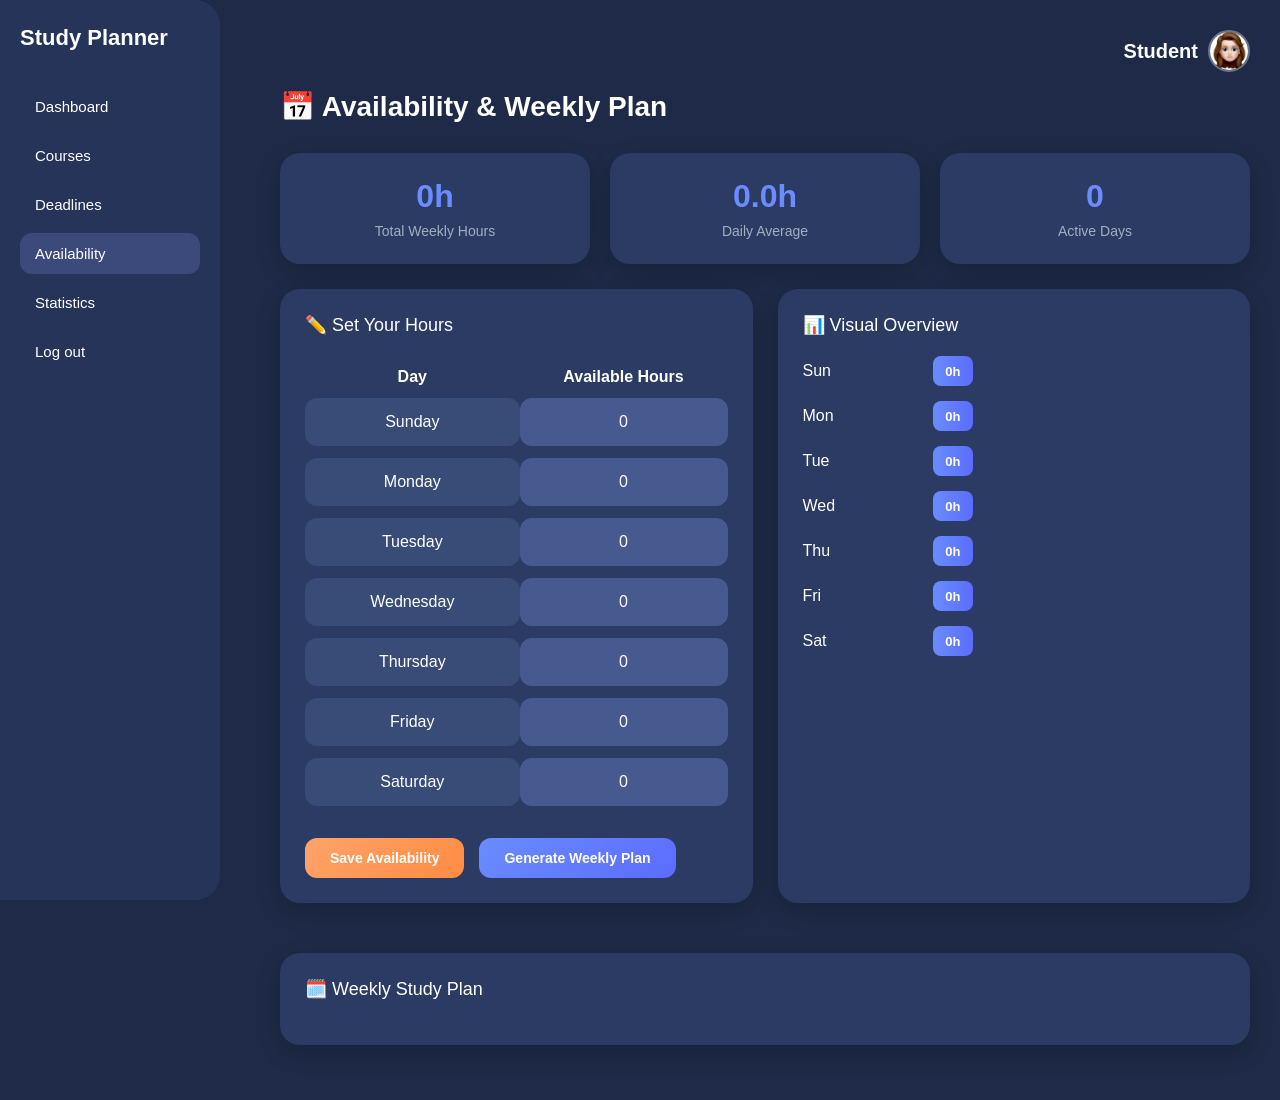
<file: availability.html>
<!DOCTYPE html>
<html lang="en">
<head>
<meta charset="UTF-8">
<title>Availability</title>
<link rel="stylesheet" href="style.css">
</head>

<body onload="loadUserProfile(); initMergedAvailabilityPage();">

<div class="sidebar">
  <h2>Study Planner</h2>
  <a href="dashboard.html">Dashboard</a>
  <a href="courses.html">Courses</a>
  <a href="deadlines.html">Deadlines</a>
  <a href="availability.html" class="active">Availability</a>
  <a href="statistics.html">Statistics</a>
  <a href="index.html">Log out</a>
</div>

<div class="main">
  <div class="top-user">
    <span id="userNameDisplay"></span>
    <img id="userAvatar" class="user-avatar" src="female.png" alt="User">
  </div>

  <h1>📅 Availability & Weekly Plan</h1>

  <div id="reminderBox" class="smart-reminder-box" style="
background:#fff3cd;
padding:12px;
border-radius:10px;
margin-bottom:15px;
color:#856404;
font-weight:bold;
display:none;
"></div>

  <div id="sessionNotification" class="smart-session-box" style="
background:#d1ecf1;
padding:12px;
border-radius:10px;
margin-bottom:15px;
color:#0c5460;
font-weight:bold;
display:none;
"></div>

<div class="availability-stats">
    <div class="stat-box">
      <div class="number" id="totalHours">0h</div>
      <div class="label">Total Weekly Hours</div>
    </div>
    <div class="stat-box">
      <div class="number" id="avgHours">0h</div>
      <div class="label">Daily Average</div>
    </div>
    <div class="stat-box">
      <div class="number" id="activeDays">0</div>
      <div class="label">Active Days</div>
    </div>
  </div>

  <div class="availability-grid">
    <div class="card">
      <h3 class="section-title">✏️ Set Your Hours</h3>
      <table id="availabilityTable">
        <tr>
          <th>Day</th>
          <th>Available Hours</th>
        </tr>
        <tr><td>Sunday</td><td contenteditable="true">0</td></tr>
        <tr><td>Monday</td><td contenteditable="true">0</td></tr>
        <tr><td>Tuesday</td><td contenteditable="true">0</td></tr>
        <tr><td>Wednesday</td><td contenteditable="true">0</td></tr>
        <tr><td>Thursday</td><td contenteditable="true">0</td></tr>
        <tr><td>Friday</td><td contenteditable="true">0</td></tr>
        <tr><td>Saturday</td><td contenteditable="true">0</td></tr>
      </table>

      <div class="availability-actions">
        <button id="saveAvailability">Save Availability</button>
        <button id="generateWeeklyPlanBtn">Generate Weekly Plan</button>
      </div>
    </div>

    <div class="card">
      <h3 class="section-title">📊 Visual Overview</h3>
      <div id="visualBars"></div>
    </div>
  </div>

  <div class="card" id="weeklyPlanCard">
    <h3 class="section-title">🗓️ Weekly Study Plan</h3>
    <div id="weeklyPlan"></div>
  </div>
</div>

<script src="script.js"></script>

<div class="modal-overlay" id="confirmModal">
  <div class="modal-box">
    <p id="modalMessage">Are you sure?</p>
    <div class="modal-buttons">
      <button class="modal-btn-cancel" onclick="closeModal()">Cancel</button>
      <button class="modal-btn-confirm" onclick="confirmAction()">OK</button>
    </div>
  </div>
</div>

</body>
</html>
</file>
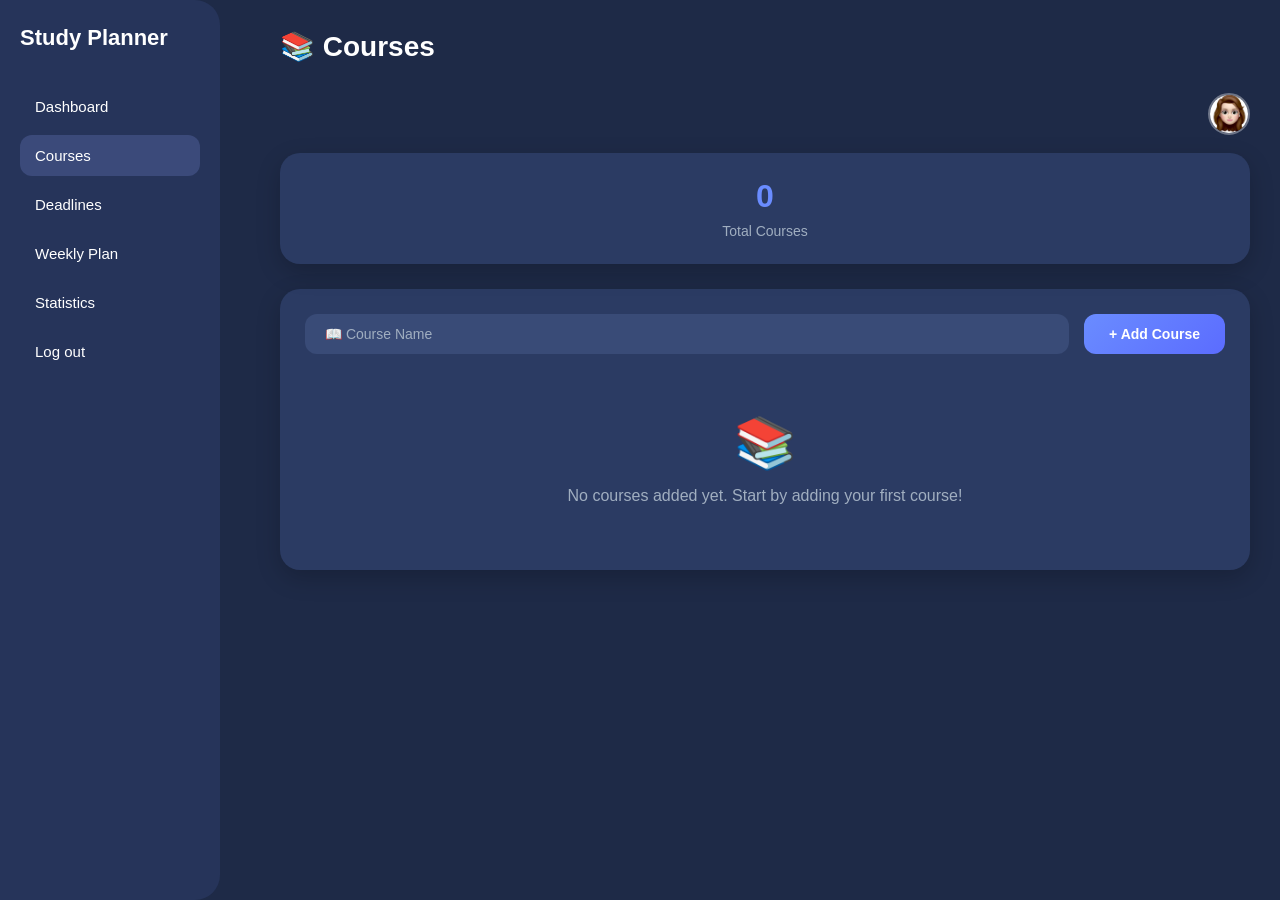
<file: courses.html>
<!DOCTYPE html>
<html lang="en">
<head>
<meta charset="UTF-8">
<title>Courses</title>
<link rel="stylesheet" href="style.css">
</head>

<body onload="loadUserProfile();">

<div class="sidebar">
  <h2>Study Planner</h2>
  <a href="dashboard.html">Dashboard</a>
  <a href="courses.html" class="active">Courses</a>
  <a href="deadlines.html">Deadlines</a>
  <a href="availability.html">Weekly Plan</a>
  <a href="statistics.html">Statistics</a>
  <a href="index.html">Log out</a>
</div>

<div class="main">
  <h1>📚 Courses</h1>
  <div class="top-user">
    <span id="userNameDisplay"></span>
    <img id="userAvatar" class="user-avatar" src="female.png" alt="User">
  </div>

  <div class="course-stats">
    <div class="stat-box">
      <div class="number" id="totalCourses">0</div>
      <div class="label">Total Courses</div>
    </div>
  </div>

  <div class="card">
    <div class="add-form">
      <input type="text" id="courseName" placeholder="📖 Course Name">
      <button onclick="addCourse()">+ Add Course</button>
    </div>

    <table id="table">
      <thead>
        <tr>
          <th>ID</th>
          <th>Course Name</th>
          <th>Actions</th>
        </tr>
      </thead>
      <tbody></tbody>
    </table>

    <div id="emptyMsg" class="empty-hidden">
      <span>📚</span>
      <p>No courses added yet. Start by adding your first course!</p>
    </div>
  </div>
</div>

<script>
let courses = JSON.parse(localStorage.getItem("courses")) || [];
let nextId = courses.length > 0 ? Math.max(...courses.map(c => c.id)) + 1 : 1;

function isDuplicate(name, excludeId = null) {
  return courses.some(c =>
    c.name.toLowerCase() === name.toLowerCase() && c.id !== excludeId
  );
}

function updateStats() {
  document.getElementById("totalCourses").innerText = courses.length;
}

function showToast(message, type = "success") {
  const toast = document.createElement("div");
  toast.className = `toast ${type}`;
  toast.textContent = message;
  document.body.appendChild(toast);
  setTimeout(() => {
    toast.classList.add("show");
  }, 100);
  setTimeout(() => {
    toast.classList.remove("show");
    setTimeout(() => {
      toast.remove();
    }, 300);
  }, 3000);
}

function render() {
  const tbody = document.querySelector("#table tbody");
  tbody.innerHTML = "";

  if (courses.length === 0) {
    document.getElementById("emptyMsg").style.display = "block";
    document.querySelector("#table thead").style.display = "none";
  } else {
    document.getElementById("emptyMsg").style.display = "none";
    document.querySelector("#table thead").style.display = "";
  }

  courses.forEach((c, index) => {
    const row = document.createElement("tr");
    row.innerHTML = `
      <td>${index + 1}</td>
      <td>
        <span class="editable-course" ondblclick="enableEdit(${c.id}, this)">
          ${c.name}
        </span>
      </td>
      <td>
        <button class="btn-delete" onclick="deleteCourse(${c.id})">🗑 Delete</button>
      </td>
    `;
    tbody.appendChild(row);
  });

  updateStats();
}

function addCourse() {
  const name = document.getElementById("courseName").value.trim();

  if (!name) {
    showToast("Please enter a valid course name", "error");
    return;
  }

  if (isDuplicate(name)) {
    showToast("This course already exists!", "error");
    return;
  }

  courses.push({ id: nextId++, name });
  localStorage.setItem("courses", JSON.stringify(courses));
  document.getElementById("courseName").value = "";
  render();
}

function deleteCourse(id) {
  showConfirm("Delete this course?", function() {
    courses = courses.filter(c => c.id !== id);
    localStorage.setItem("courses", JSON.stringify(courses));
    showToast("Course deleted successfully", "success");
    render();
  });
}

function enableEdit(id, element) {
  const course = courses.find(c => c.id === id);
  element.innerHTML = `
    <input
      type="text"
      id="editInput-${id}"
      value="${course.name}"
      class="edit-input"
      onblur="saveCourse(${id})"
      onkeypress="handleKey(event, ${id})"
      autofocus
    >
  `;
}

function handleKey(event, id) {
  if (event.key === "Enter") {
    saveCourse(id);
  }
}

function saveCourse(id) {
  const input = document.getElementById(`editInput-${id}`);
  let newName = input.value.trim();
  const course = courses.find(c => c.id === id);

  if (!newName) {
    showToast("Course name cannot be empty", "error");
    render();
    return;
  }

  if (isDuplicate(newName, id)) {
    showToast("This course already exists!", "error");
    render();
    return;
  }

  course.name = newName;
  localStorage.setItem("courses", JSON.stringify(courses));
  showToast("Course updated successfully", "success");
  render();
}

let modalCallback = null;

function showConfirm(message, callback) {
  document.getElementById("modalMessage").textContent = message;
  document.getElementById("confirmModal").classList.add("active");
  document.getElementById("confirmBtn").onclick = function() {
    closeModal();
    callback();
  };
}

function closeModal() {
  document.getElementById("confirmModal").classList.remove("active");
  modalCallback = null;
}

render();
</script>

<script src="script.js"></script>

<div class="modal-overlay" id="confirmModal">
  <div class="modal-box">
    <p id="modalMessage">Are you sure?</p>
    <div class="modal-buttons">
      <button class="modal-btn-cancel" onclick="closeModal()">Cancel</button>
      <button class="modal-btn-confirm" id="confirmBtn">OK</button>
    </div>
  </div>
</div>

</body>
</html>
</file>
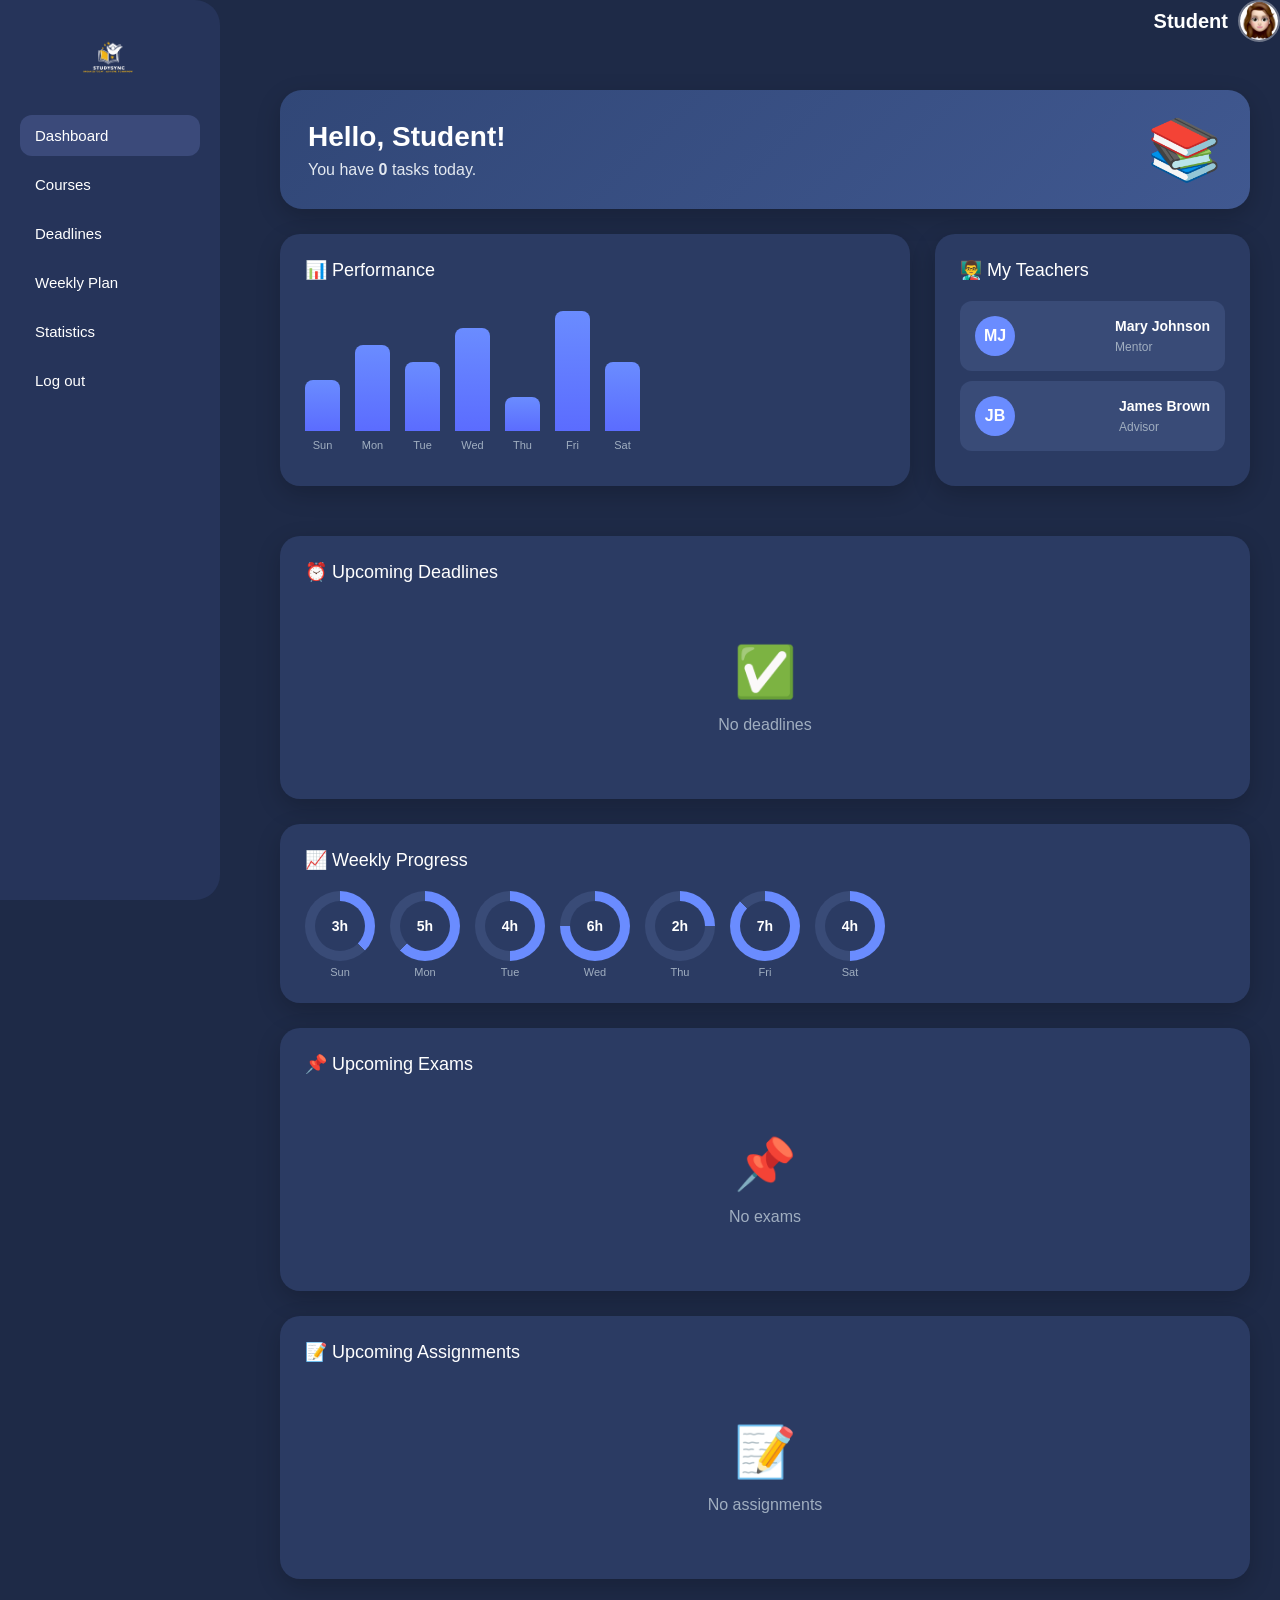
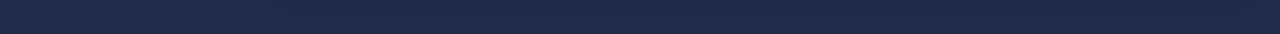
<file: Dashboard.html>
<!DOCTYPE html>
<html lang="en">
<head>
<meta charset="UTF-8">
<title>Dashboard</title>
<link rel="stylesheet" href="style.css">
</head>
<body onload="loadUserProfile()">

<div class="sidebar">
  <div class="brand-logo">
    <img src="dashboard-logo.png" class="brand-img" alt="Logo">
  </div>
  <a href="dashboard.html" class="active">Dashboard</a>
  <a href="courses.html">Courses</a>
  <a href="deadlines.html">Deadlines</a>
  <a href="availability.html">Weekly Plan</a>
  <a href="statistics.html">Statistics</a>
  <a href="index.html">Log out</a>
</div>

<div class="top-user">
  <span id="userNameDisplay"></span>
  <img id="userAvatar" class="user-avatar" src="female.png" alt="User">
</div>

<div class="main">
  <div class="welcome-card">
    <div>
      <h2 id="welcome-user">Hello!</h2>
      <p id="motivational-text">You have <strong id="taskCount">0</strong> tasks today.</p>
    </div>
    <div class="welcome-emoji">📚</div>
  </div>

  <div class="dashboard-grid">
    <div class="card">
      <h3>📊 Performance</h3>
      <div class="performance-bars" id="performanceBars"></div>
    </div>

    <div class="card">
      <h3>👨‍🏫 My Teachers</h3>
      <div class="teacher-item">
        <div class="teacher-avatar">MJ</div>
        <div class="teacher-info">
          <h4>Mary Johnson</h4>
          <span>Mentor</span>
        </div>
      </div>
      <div class="teacher-item">
        <div class="teacher-avatar">JB</div>
        <div class="teacher-info">
          <h4>James Brown</h4>
          <span>Advisor</span>
        </div>
      </div>
    </div>
  </div>

  <div class="card">
    <h3>⏰ Upcoming Deadlines</h3>
    <div id="deadlinesList"></div>
  </div>

  <div class="card">
    <h3>📈 Weekly Progress</h3>
    <div class="visit-circles" id="visitCircles"></div>
  </div>

  <div class="card">
    <h3>📌 Upcoming Exams</h3>
    <div id="upcomingExams"></div>
  </div>

  <div class="card">
    <h3>📝 Upcoming Assignments</h3>
    <div id="upcomingAssignments"></div>
  </div>
</div>

<script>
  function loadUserProfile(){

  const username = localStorage.getItem("loggedInUser");

  if(!username){
    window.location.href = "index.html";
    return;
  }

  document.getElementById("welcome-user").textContent = `Hello, ${username}!`;
  document.getElementById("userNameDisplay").textContent = username;
}

/* LOGOUT */
function logout(){
  localStorage.removeItem("loggedInUser");
  window.location.href = "index.html";
}

/* DATA */
const courses = JSON.parse(localStorage.getItem("courses")) || [];
const deadlines = JSON.parse(localStorage.getItem("deadlines")) || [];
const stats = JSON.parse(localStorage.getItem("stats")) || [];

function renderDeadlines() {
  const container = document.getElementById("deadlinesList");
  if (!container) return;
  if (deadlines.length === 0) {
    container.innerHTML = `<div class="empty-state"><span>✅</span><p>No deadlines</p></div>`;
    return;
  }
  const sorted = [...deadlines].sort((a, b) => new Date(a.date) - new Date(b.date)).slice(0, 3);
  container.innerHTML = sorted.map(d => {
    const today = new Date();
    today.setHours(0, 0, 0, 0);
    const due = new Date(d.date);
    const days = Math.ceil((due - today) / (1000 * 60 * 60 * 24));
    let urgencyClass = 'normal';
    if (days <= 3) urgencyClass = 'urgent';
    else if (days <= 7) urgencyClass = 'soon';
    return `
      <div class="deadline-item">
        <div class="deadline-info">
          <h4>${d.name}</h4>
          <span>${d.course}</span>
        </div>
        <span class="days-left ${urgencyClass}">${Math.max(days, 0)}d</span>
      </div>`;
  }).join('');
  const taskCount = document.getElementById("taskCount");
  if (taskCount) taskCount.innerText = deadlines.length;
}

function renderUpcomingAssignments() {
  const container = document.getElementById("upcomingAssignments");
  if (!container) return;
  const assignments = deadlines.filter(d => d.type === "Assignment");
  if (assignments.length === 0) {
    container.innerHTML = `<div class="empty-state"><span>📝</span><p>No assignments</p></div>`;
    return;
  }
  const sorted = [...assignments].sort((a, b) => new Date(a.date) - new Date(b.date)).slice(0, 3);
  container.innerHTML = sorted.map(d => {
    const today = new Date();
    today.setHours(0, 0, 0, 0);
    const days = Math.ceil((new Date(d.date) - today) / (1000 * 60 * 60 * 24));
    let urgencyClass = days <= 3 ? 'urgent' : days <= 7 ? 'soon' : 'normal';
    return `
      <div class="deadline-item">
        <div class="deadline-info">
          <h4>${d.name}</h4>
          <span>${d.course}</span>
        </div>
        <span class="days-left ${urgencyClass}">${Math.max(days, 0)}d</span>
      </div>`;
  }).join('');
}

function renderUpcomingExams() {
  const container = document.getElementById("upcomingExams");
  if (!container) return;
  const exams = deadlines.filter(d => d.type === "Exam");
  if (exams.length === 0) {
    container.innerHTML = `<div class="empty-state"><span>📌</span><p>No exams</p></div>`;
    return;
  }
  const sorted = [...exams].sort((a, b) => new Date(a.date) - new Date(b.date)).slice(0, 3);
  container.innerHTML = sorted.map(d => {
    const today = new Date();
    today.setHours(0, 0, 0, 0);
    const days = Math.ceil((new Date(d.date) - today) / (1000 * 60 * 60 * 24));
    let urgencyClass = days <= 3 ? 'urgent' : days <= 7 ? 'soon' : 'normal';
    return `
      <div class="deadline-item">
        <div class="deadline-info">
          <h4>${d.name}</h4>
          <span>${d.course}</span>
        </div>
        <span class="days-left ${urgencyClass}">${Math.max(days, 0)}d</span>
      </div>`;
  }).join('');
}

function renderPerformance() {
  const container = document.getElementById("performanceBars");
  if (!container) return;
  const data = stats.length ? stats : [
    {day: "Sun", hours: 3}, {day: "Mon", hours: 5}, {day: "Tue", hours: 4},
    {day: "Wed", hours: 6}, {day: "Thu", hours: 2}, {day: "Fri", hours: 7}, {day: "Sat", hours: 4}
  ];
  const maxHours = Math.max(...data.map(s => s.hours), 1);
  container.innerHTML = data.map(s => `
    <div class="bar-item">
      <div class="bar" style="height: ${(s.hours / maxHours) * 120}px"></div>
      <span class="bar-label">${s.day}</span>
    </div>
  `).join('');
}

function renderVisitCircles() {
  const container = document.getElementById("visitCircles");
  if (!container) return;
  const data = stats.length ? stats : [
    {day: "Sun", hours: 3}, {day: "Mon", hours: 5}, {day: "Tue", hours: 4},
    {day: "Wed", hours: 6}, {day: "Thu", hours: 2}, {day: "Fri", hours: 7}, {day: "Sat", hours: 4}
  ];
  const goal = 8;
  container.innerHTML = data.map(s => `
    <div>
      <div class="circle" style="--percent:${Math.min((s.hours / goal) * 100, 100)}%"><span>${s.hours}h</span></div>
      <div class="circle-label">${s.day}</div>
    </div>
  `).join('');
}

document.addEventListener('DOMContentLoaded', function() {
  renderDeadlines();
  renderUpcomingAssignments();
  renderUpcomingExams();
  renderPerformance();
  renderVisitCircles();
  const username = localStorage.getItem("loggedInUser") || "Student";
  const welcome = document.getElementById('welcome-user');
  if (welcome) welcome.textContent = `Hello, ${username}!`;
});
</script>
<script src="script.js"></script>
</body>
</html>
</file>
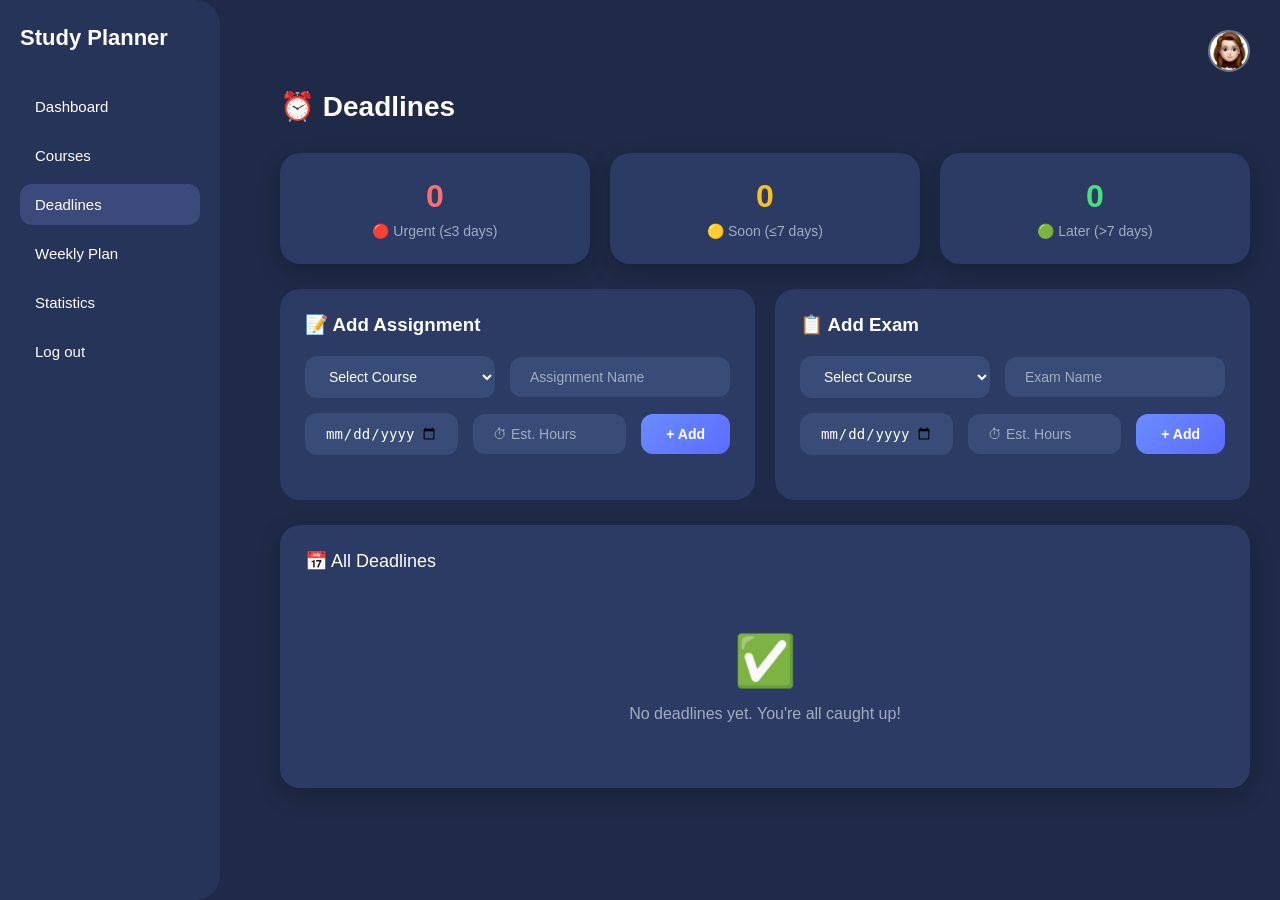
<file: deadlines.html>
<!DOCTYPE html>
<html lang="en">
<head>
<meta charset="UTF-8">
<title>Deadlines</title>
<link rel="stylesheet" href="style.css">
</head>

<body onload="loadUserProfile();">

<div class="sidebar">
  <h2>Study Planner</h2>
  <a href="dashboard.html">Dashboard</a>
  <a href="courses.html">Courses</a>
  <a href="deadlines.html" class="active">Deadlines</a>
  <a href="availability.html">Weekly Plan</a>
  <a href="statistics.html">Statistics</a>
  <a href="index.html">Log out</a>
</div>

<div class="main">
  <div class="top-user">
    <span id="userNameDisplay"></span>
    <img id="userAvatar" class="user-avatar" src="female.png" alt="User">
  </div>

  <h1>⏰ Deadlines</h1>

  <div class="deadline-stats">
    <div class="stat-box urgent">
      <div class="number" id="urgentCount">0</div>
      <div class="label">🔴 Urgent (≤3 days)</div>
    </div>
    <div class="stat-box soon">
      <div class="number" id="soonCount">0</div>
      <div class="label">🟡 Soon (≤7 days)</div>
    </div>
    <div class="stat-box normal">
      <div class="number" id="normalCount">0</div>
      <div class="label">🟢 Later (>7 days)</div>
    </div>
  </div>

  <div class="forms-grid">
    <div class="form-card">
      <h3>📝 Add Assignment</h3>
      <div class="form-row">
        <select id="assignCourse"></select>
        <input type="text" id="assignName" placeholder="Assignment Name">
        <input type="date" id="assignDate">
        <input type="number" id="assignHours" placeholder="⏱ Est. Hours" min="1" max="50">
        <button onclick="addDeadline('Assignment')">+ Add</button>
      </div>
    </div>

    <div class="form-card">
      <h3>📋 Add Exam</h3>
      <div class="form-row">
        <select id="examCourse"></select>
        <input type="text" id="examName" placeholder="Exam Name">
        <input type="date" id="examDate">
        <input type="number" id="examHours" placeholder="⏱ Est. Hours" min="1" max="50">
        <button onclick="addDeadline('Exam')">+ Add</button>
      </div>
    </div>
  </div>

  <div class="card">
    <h3>📅 All Deadlines</h3>
    <table id="deadlinesTable">
      <thead>
        <tr>
          <th>Type</th>
          <th>Course</th>
          <th>Name</th>
          <th>Due Date</th>
          <th>Days Left</th>
          <th>Priority</th>
          <th>Action</th>
        </tr>
      </thead>
      <tbody></tbody>
    </table>

    <div id="emptyMsg" class="empty-hidden">
      <span>✅</span>
      <p>No deadlines yet. You're all caught up!</p>
    </div>
  </div>
</div>

<script>
let deadlines = JSON.parse(localStorage.getItem("deadlines")) || [];

function showToast(message, type = "success") {
  const toast = document.createElement("div");
  toast.className = `toast ${type}`;
  toast.textContent = message;
  document.body.appendChild(toast);
  setTimeout(() => {
    toast.classList.add("show");
  }, 100);
  setTimeout(() => {
    toast.classList.remove("show");
    setTimeout(() => {
      toast.remove();
    }, 300);
  }, 3000);
}

function loadCoursesToSelect() {
  const courses = JSON.parse(localStorage.getItem("courses")) || [];
  const assignSelect = document.getElementById("assignCourse");
  const examSelect = document.getElementById("examCourse");
  if (!assignSelect || !examSelect) return;

  assignSelect.innerHTML = `<option value="">Select Course</option>`;
  examSelect.innerHTML = `<option value="">Select Course</option>`;

  if (courses.length === 0) {
    assignSelect.innerHTML += `<option value="">No courses available</option>`;
    examSelect.innerHTML += `<option value="">No courses available</option>`;
    return;
  }

  courses.forEach(course => {
    assignSelect.innerHTML += `<option value="${course.name}">${course.name}</option>`;
    examSelect.innerHTML += `<option value="${course.name}">${course.name}</option>`;
  });
}

function getDaysLeft(dateStr) {
  const today = new Date();
  today.setHours(0, 0, 0, 0);
  const due = new Date(dateStr);
  return Math.ceil((due - today) / (1000 * 60 * 60 * 24));
}

function updateStats() {
  let urgent = 0, soon = 0, normal = 0;
  deadlines.forEach(d => {
    const days = getDaysLeft(d.date);
    if (days <= 3) urgent++;
    else if (days <= 7) soon++;
    else normal++;
  });
  document.getElementById("urgentCount").innerText = urgent;
  document.getElementById("soonCount").innerText = soon;
  document.getElementById("normalCount").innerText = normal;
}

function render() {
  const tbody = document.querySelector("#deadlinesTable tbody");
  tbody.innerHTML = "";

  if (deadlines.length === 0) {
    document.getElementById("emptyMsg").style.display = "block";
    document.querySelector("#deadlinesTable thead").style.display = "none";
  } else {
    document.getElementById("emptyMsg").style.display = "none";
    document.querySelector("#deadlinesTable thead").style.display = "";
  }

  const sorted = [...deadlines].sort((a, b) => new Date(a.date) - new Date(b.date));

  sorted.forEach(d => {
    const days = getDaysLeft(d.date);
    let priorityClass, priorityText;

    if (days <= 3) {
      priorityClass = "priority-high";
      priorityText = "High";
    } else if (days <= 7) {
      priorityClass = "priority-medium";
      priorityText = "Medium";
    } else {
      priorityClass = "priority-low";
      priorityText = "Low";
    }

    const typeClass = d.type === "Assignment" ? "type-assignment" : "type-exam";
    const row = document.createElement("tr");

    row.innerHTML = `
      <td><span class="${typeClass}">${d.type}</span></td>
      <td>${d.course}</td>
      <td>${d.name}</td>
      <td>${d.date}</td>
      <td>${days} days</td>
      <td><span class="${priorityClass}">${priorityText}</span></td>
      <td><button class="btn-delete" onclick="deleteDeadline('${d.id}')">🗑️</button></td>
    `;

    tbody.appendChild(row);
  });

  localStorage.setItem("deadlines", JSON.stringify(deadlines));
  updateStats();
}

function addDeadline(type) {
  let course, name, date, estimatedHours;

  if (type === "Assignment") {
    course = document.getElementById("assignCourse").value;
    name = document.getElementById("assignName").value.trim();
    date = document.getElementById("assignDate").value;
    estimatedHours = parseInt(document.getElementById("assignHours").value) || 1;
  } else {
    course = document.getElementById("examCourse").value;
    name = document.getElementById("examName").value.trim();
    date = document.getElementById("examDate").value;
    estimatedHours = parseInt(document.getElementById("examHours").value) || 1;
  }

  if (!course || !name || !date) {
    showToast("Please fill all fields", "error");
    return;
  }

  if (!estimatedHours || estimatedHours <= 0) {
    showToast("Please enter estimated hours", "error");
    return;
  }

  const today = new Date();
  today.setHours(0, 0, 0, 0);
  if (new Date(date) < today) {
    showToast("Please enter a future date", "error");
    return;
  }

  deadlines.push({ id: Date.now(), type, course, name, date, estimatedHours });
  localStorage.setItem("deadlines", JSON.stringify(deadlines));

  if (type === "Assignment") {
    document.getElementById("assignCourse").value = "";
    document.getElementById("assignName").value = "";
    document.getElementById("assignDate").value = "";
    document.getElementById("assignHours").value = "";
  } else {
    document.getElementById("examCourse").value = "";
    document.getElementById("examName").value = "";
    document.getElementById("examDate").value = "";
    document.getElementById("examHours").value = "";
  }

  showToast("Deadline added successfully", "success");
  render();
}

function deleteDeadline(id) {
  deadlines = deadlines.filter(d => String(d.id) !== String(id));
  localStorage.setItem("deadlines", JSON.stringify(deadlines));
  render();
  showToast("Deadline deleted successfully", "success");
}

let modalCallback = null;

function showConfirm(message, callback) {
  document.getElementById("modalMessage").textContent = message;
  document.getElementById("confirmModal").classList.add("active");
  modalCallback = callback;
}

function closeModal() {
  document.getElementById("confirmModal").classList.remove("active");
  modalCallback = null;
}

function confirmAction() {
  closeModal();
  if (modalCallback) modalCallback();
}

window.onload = function() {
  loadCoursesToSelect();
  render();
};
</script>

<script src="script.js"></script>

<div class="modal-overlay" id="confirmModal">
  <div class="modal-box">
    <p id="modalMessage">Are you sure?</p>
    <div class="modal-buttons">
      <button class="modal-btn-cancel" onclick="closeModal()">Cancel</button>
      <button class="modal-btn-confirm" onclick="confirmAction()">OK</button>
    </div>
  </div>
</div>

</body>
</html>
</html>
</file>
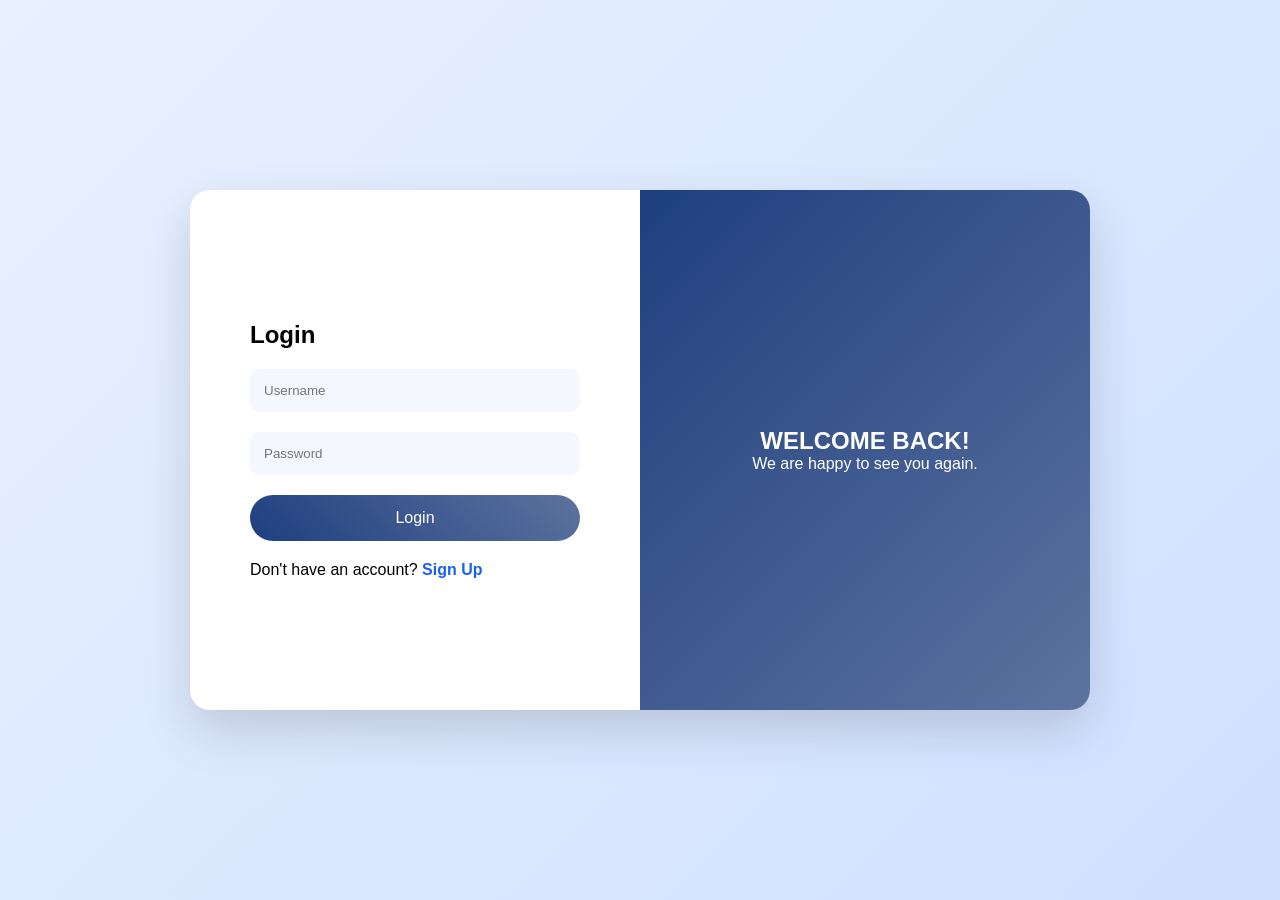
<file: singUp.html>
<!DOCTYPE html>
<html lang="en">
<head>
<meta charset="UTF-8">
<meta name="viewport" content="width=device-width, initial-scale=1.0">
<title>Login & Sign Up</title>

<link rel="stylesheet" href="styleLogin.css">
</head>

<body>

<div class="container" id="main-container">

  <input type="checkbox" id="toggle">

  <!-- MESSAGE -->
  <div id="message" class="message"></div>

  <!-- LOGIN -->
  <div class="form-box login">
    <h2>Login</h2>

    <input type="text" id="login-username" placeholder="Username">
    <input type="password" id="login-password" placeholder="Password">

    <button id="loginBtn">Login</button>

    <p>
      Don't have an account?
      <label for="toggle">Sign Up</label>
    </p>
  </div>

  <!-- SIGNUP -->
  <div class="form-box signup">
    <h2>Sign Up</h2>

    <input type="text" id="reg-username" placeholder="Username">
    <input type="email" id="reg-email" placeholder="@gmail.com">
    <input type="tel" id="reg-phone" placeholder="Phone Number">
    <input type="password" id="reg-password" placeholder="Password">

    <button id="registerBtn">Register</button>

    <p>
      Already have an account?
      <label for="toggle">Login</label>
    </p>
  </div>

  <!-- SIDE -->
  <div class="side">
    <div class="text login-text">
      <h2>WELCOME BACK!</h2>
      <p>We are happy to see you again.</p>
    </div>

    <div class="text signup-text">
      <h2>HELLO FRIEND!</h2>
      <p>Create your account and start your journey.</p>
    </div>
  </div>

</div>

<script>
function showMessage(text, type){
  const msg = document.getElementById("message");
  msg.innerText = text;
  msg.className = "message " + type;

  setTimeout(() => msg.classList.add("show"), 50);
  setTimeout(() => msg.classList.remove("show"), 2000);
  setTimeout(() => msg.innerText = "", 2500);
}

/* EMAIL VALIDATION */
function isValidEmail(email){
  return /^[^\s@]+@[^\s@]+\.[^\s@]+$/.test(email);
}

/* SAUDI PHONE VALIDATION */
function isValidPhone(phone){
  return /^05\d{8}$/.test(phone);
}

/* ================= REGISTER ================= */
document.getElementById("registerBtn").addEventListener("click", () => {

  const username = document.getElementById("reg-username").value.trim();
  const email = document.getElementById("reg-email").value.trim();
  const phone = document.getElementById("reg-phone").value.trim();
  const password = document.getElementById("reg-password").value;

  if(!username || !email || !phone || !password){
    return showMessage("Please fill in all fields", "error");
  }

  if(!isValidEmail(email)){
    return showMessage("Invalid email address", "error");
  }

  if(!phone.startsWith("05")){
    return showMessage("Phone number must start with 05", "error");
  }

  if(phone.length !== 10){
    return showMessage("Phone number must be 10 digits", "error");
  }

  localStorage.setItem("user", JSON.stringify({username,email,phone,password}));

  localStorage.setItem("loggedInUser", username);

  showMessage("Registration successful", "success");

  setTimeout(() => {
    window.location.href = "dashboard.html";
  }, 1200);
});

/* ================= LOGIN ================= */
document.getElementById("loginBtn").addEventListener("click", () => {

  const username = document.getElementById("login-username").value;
  const password = document.getElementById("login-password").value;
  const saved = JSON.parse(localStorage.getItem("user"));

  if(!saved){
    return showMessage("No account found, please register first", "error");
  }

  if(username === saved.username && password === saved.password){

    localStorage.setItem("loggedInUser", username);

    showMessage("Login successful", "success");

    setTimeout(() => {
      window.location.href = "dashboard.html";
    }, 1200);

  } else {
    showMessage("Incorrect username or password", "error");
  }
});
</script>

</body>
</html>
</file>
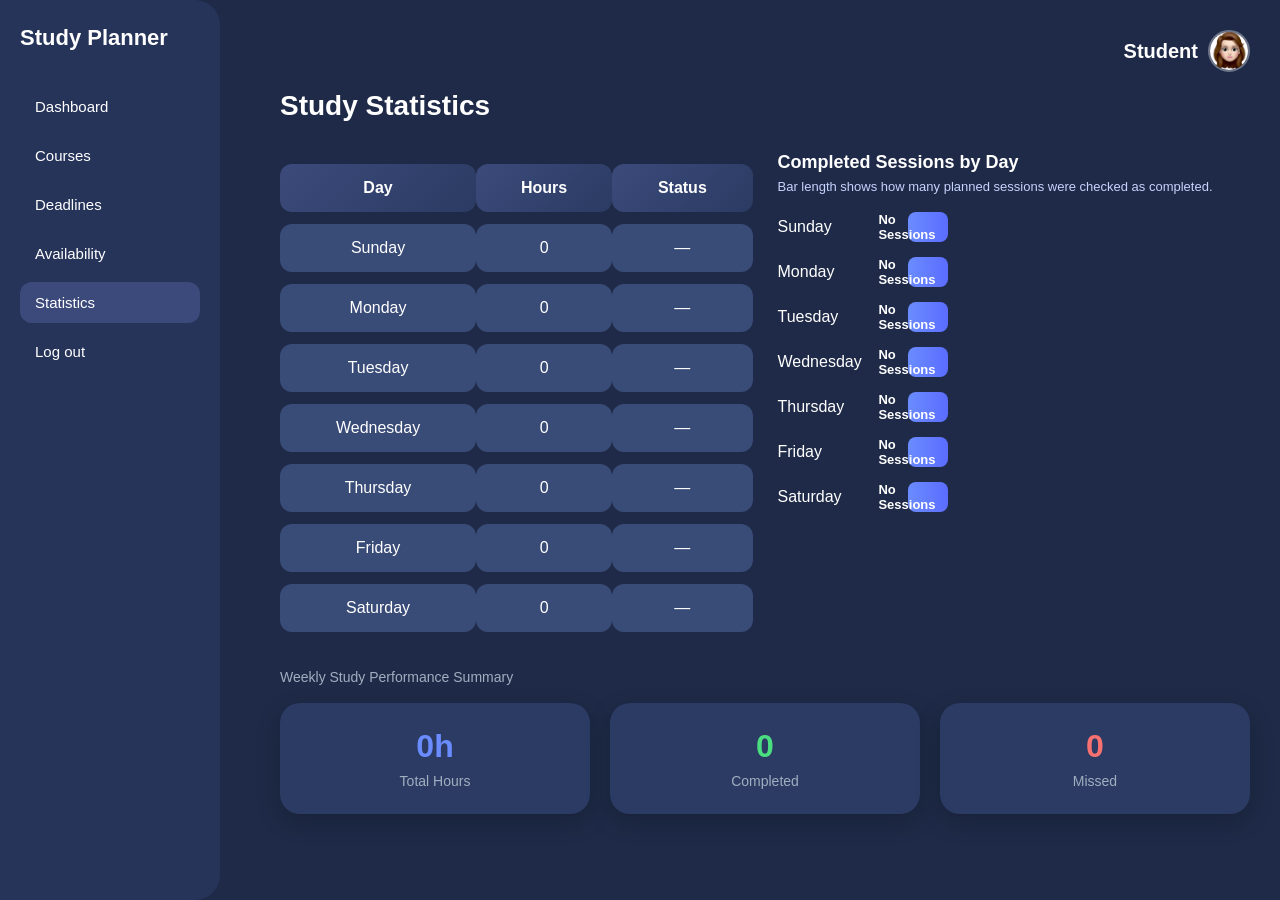
<file: statistics.html>
<!DOCTYPE html>
<html lang="en">
<head>
<meta charset="UTF-8">
<title>Statistics</title>
<link rel="stylesheet" href="style.css">
</head>

<body class="statistics-page" onload="loadUserProfile(); initStatisticsPage();">

<div class="sidebar">
  <h2>Study Planner</h2>
  <a href="dashboard.html">Dashboard</a>
  <a href="courses.html">Courses</a>
  <a href="deadlines.html">Deadlines</a>
  <a href="availability.html">Availability</a>
  <a href="statistics.html" class="active">Statistics</a>
  <a href="index.html">Log out</a>
</div>

<div class="main">
  <div class="top-user">
    <span id="userNameDisplay"></span>
    <img id="userAvatar" class="user-avatar" src="female.png" alt="User">
  </div>

  <h1>Study Statistics</h1>

  <div class="stats-container">
    <div class="stats-left">
      <table id="statsTable">
        <thead>
          <tr>
            <th>Day</th>
            <th>Hours</th>
            <th>Status</th>
          </tr>
        </thead>
        <tbody></tbody>
      </table>
    </div>

    <div class="stats-right">
      <h3 class="chart-heading">Completed Sessions by Day</h3>
      <p class="chart-description">Bar length shows how many planned sessions were checked as completed.</p>
      <div id="chartContainer"></div>
    </div>
  </div>

  <p class="stats-note">Weekly Study Performance Summary</p>

  <div class="stats-cards">
    <div class="stat-card">
      <div class="number" id="totalHours">0</div>
      <div class="label">Total Hours</div>
    </div>
    <div class="stat-card completed">
      <div class="number" id="completedSessions">0</div>
      <div class="label">Completed</div>
    </div>
    <div class="stat-card missed">
      <div class="number" id="missedSessions">0</div>
      <div class="label">Missed</div>
    </div>
  </div>
</div>

<script src="script.js"></script>

<script>
const statsDays = ["Sunday","Monday","Tuesday","Wednesday","Thursday","Friday","Saturday"];

function getCompleted(){
  try{
    return JSON.parse(localStorage.getItem("ssp_completedTasks") || "{}");
  }catch(e){
    return {};
  }
}

function getPlanData(){
  return buildWeeklyPlan();
}

function getSessionId(day, index, item){
  return `merged-${day}-${index}-${item.course}-${item.title}`;
}

function countCompleted(items, completed, day){
  return items.reduce((count, item, index) => {
    const sessionId = getSessionId(day, index, item);
    return count + (completed[sessionId] ? 1 : 0);
  }, 0);
}

function renderTable(){
  const tbody = document.querySelector("#statsTable tbody");
  const completed = getCompleted();
  const {plan, availability} = getPlanData();
  tbody.innerHTML = "";

  statsDays.forEach(day => {
    const availableHours = Number(availability[day] || 0);
    const items = plan[day] || [];
    const done = countCompleted(items, completed, day);
    let status;

    if(items.length === 0){
      status = availableHours > 0
        ? '<span class="status-neutral">No Sessions</span>'
        : '<span>—</span>';
    }
    else if(done === items.length){
      status = '<span class="status-completed">✓ Completed</span>';
    }
    else{
      status = `<span class="status-missed">✗ Missed (${items.length - done})</span>`;
    }

    const row = document.createElement("tr");
    row.innerHTML = `
      <td>${day}</td>
      <td>${items.length}</td>
      <td>${status}</td>
    `;
    tbody.appendChild(row);
  });
}

function renderBars(){
  const container = document.getElementById("chartContainer");
  const completed = getCompleted();
  const {plan} = getPlanData();
  container.innerHTML = "";

  const max = Math.max(...statsDays.map(day => (plan[day] || []).length), 1);

  statsDays.forEach(day => {
    const items = plan[day] || [];
    const done = countCompleted(items, completed, day);
    const width = items.length > 0 ? (done / max) * 100 : 0;
    const label = items.length > 0 ? `${done}/${items.length} done` : "No Sessions";

    const row = document.createElement("div");
    row.classList.add("bar-row");
    row.innerHTML = `
      <span class="day-name">${day}</span>
      <div class="bar" style="width:${width}%">${label}</div>
    `;
    container.appendChild(row);
  });
}

function renderCards(){
  const completed = getCompleted();
  const {plan} = getPlanData();
  let total = 0;
  let done = 0;
  let missed = 0;

  statsDays.forEach(day => {
    const items = plan[day] || [];
    const completedToday = countCompleted(items, completed, day);
    total += items.length;
    done += completedToday;
    missed += Math.max(items.length - completedToday, 0);
  });

  document.getElementById("totalHours").innerText = total + "h";
  document.getElementById("completedSessions").innerText = done;
  document.getElementById("missedSessions").innerText = missed;
}

function initStatisticsPage(){
  renderTable();
  renderBars();
  renderCards();
}
</script>

</body>
</html>
</file>
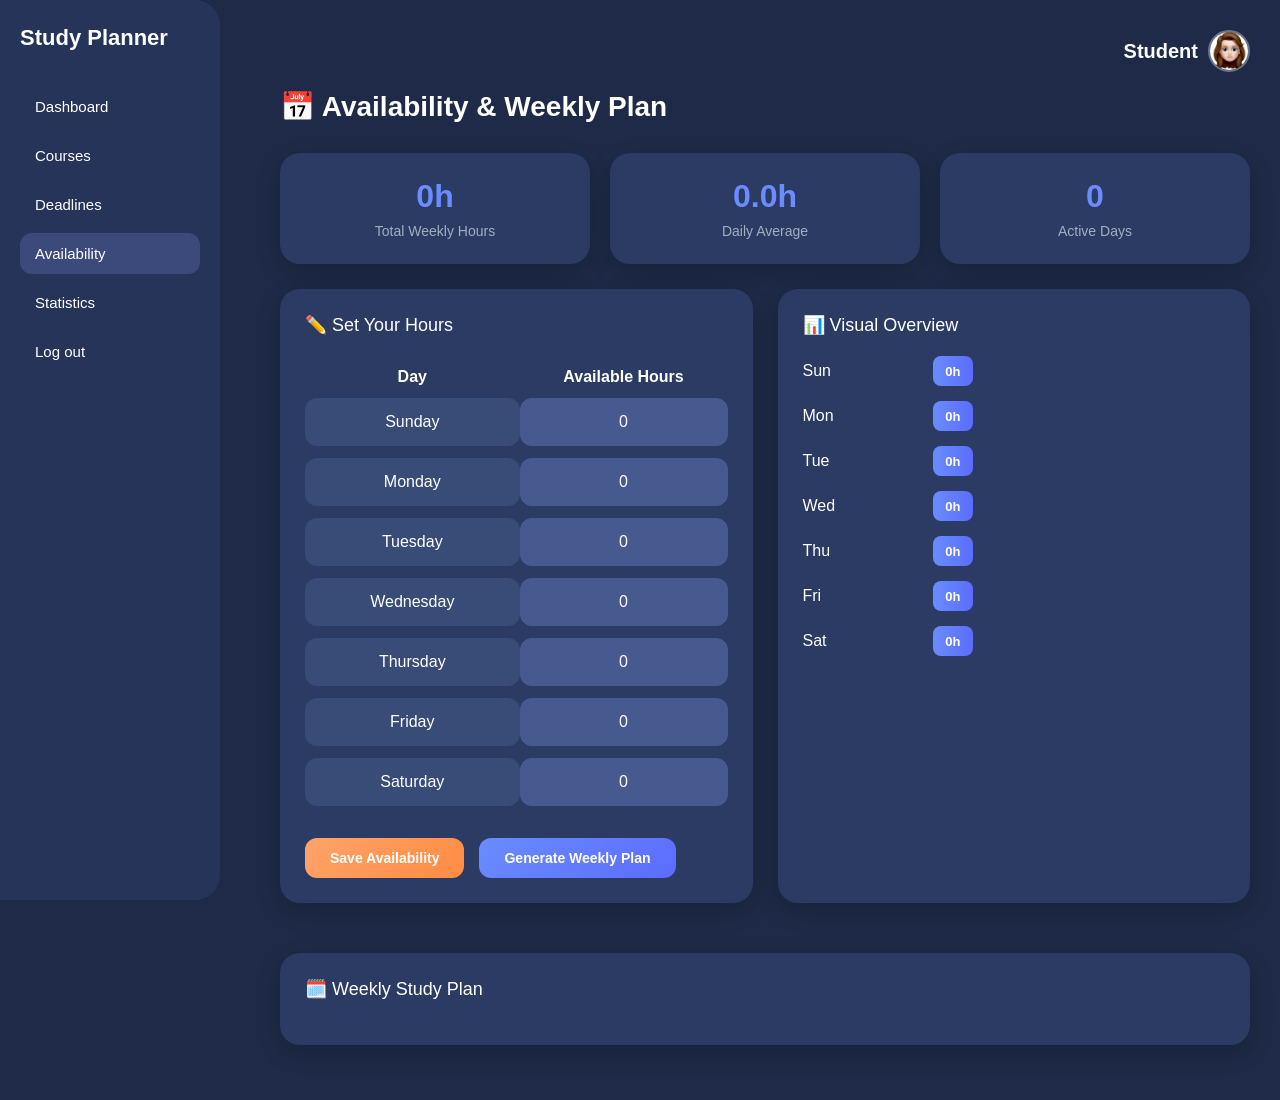
<file: weeklyplan.html>
<!DOCTYPE html>
<html lang="en">
<head>
<meta charset="UTF-8">
<meta http-equiv="refresh" content="0; url=availability.html">
<title>Weekly Plan</title>
</head>
<body>
<p>Weekly Plan has been merged into Availability. Redirecting...</p>
</body>
</html>
</file>
<file: style.css>
* {
  margin: 0;
  padding: 0;
  box-sizing: border-box;
}
 
body {
  font-family: 'Poppins', sans-serif;
  background: #1e2a47;
  color: white;
  min-height: 100vh;
  overflow-x: hidden;
}
 
.sidebar {
  width: 220px;
  background: #26345a;
  padding: 25px 20px;
  height: 100vh;
  position: fixed;
  top: 0;
  left: 0;
  border-top-right-radius: 25px;
  border-bottom-right-radius: 25px;
}
 
.sidebar h2 {
  margin-bottom: 35px;
  font-size: 22px;
  font-weight: 600;
}
 
.sidebar a {
  display: block;
  color: white;
  text-decoration: none;
  padding: 12px 15px;
  margin: 8px 0;
  border-radius: 12px;
  transition: 0.3s;
  font-size: 15px;
}
 
.sidebar a:hover,
.sidebar a.active {
  background: #3b4a7a;
  font-weight: 500;
}
 
.main {
  margin-left: 250px;
  padding: 30px;
  min-height: 100vh;
}
 
.main h1 {
  margin-bottom: 30px;
  font-size: 28px;
  font-weight: 600;
}
 
.card {
  background: #2b3b63;
  padding: 25px;
  border-radius: 20px;
  margin-bottom: 25px;
  box-shadow: 0 8px 25px rgba(0, 0, 0, 0.2);
}
 
.card h3 {
  margin-bottom: 20px;
  font-size: 18px;
  font-weight: 500;
}
 
table {
  width: 100%;
  border-collapse: separate;
  border-spacing: 0 12px;
}
 
table thead th {
  background: linear-gradient(135deg, #3b4a7a, #2b3b63);
  padding: 15px 20px;
  border-radius: 12px;
  font-weight: 600;
  text-align: center;
}
 
table tbody td {
  background: #394b77;
  padding: 15px 20px;
  border-radius: 12px;
  text-align: center;
  transition: 0.3s;
}
 
table tbody tr:hover td {
  background: #475a90;
}
 
table td[contenteditable="true"] {
  background: #475a90;
  cursor: text;
}
 
table td[contenteditable="true"]:focus {
  outline: 2px solid #6a8cff;
  background: #5a6a9a;
}
 
button {
  padding: 12px 25px;
  border: none;
  border-radius: 12px;
  cursor: pointer;
  font-weight: bold;
  font-size: 14px;
  transition: 0.3s;
}
 
button:hover {
  transform: scale(1.05);
}
 
button:not(.btn-delete):not(.modal-btn-cancel):not(.modal-btn-confirm) {
  background: linear-gradient(135deg, #6a8cff, #5b6cff);
  color: white;
}
 
.btn-delete {
  background: #f87171;
  color: white;
  padding: 8px 16px;
  margin: 0 5px;
  border-radius: 8px;
}
 
.btn-delete:hover { background: #ef4444; }
 
#saveAvailability {
  background: linear-gradient(135deg, #ffa36a, #ff8c42);
  color: white;
}
 
#saveAvailability:hover {
  background: linear-gradient(135deg, #ff8c42, #ff7a2e);
}
 
input[type="text"],
input[type="number"],
input[type="date"],
input[type="email"],
input[type="password"] {
  padding: 12px 20px;
  border-radius: 12px;
  border: none;
  background: #394b77;
  color: white;
  font-size: 14px;
  transition: 0.3s;
}
 
input::placeholder { color: #a0aec0; }
 
input:focus {
  outline: 2px solid #6a8cff;
  background: #475a90;
}
 
select {
  padding: 12px 20px;
  border-radius: 12px;
  border: none;
  background: #394b77;
  color: white;
  font-size: 14px;
}
 
select:focus {
  outline: 2px solid #6a8cff;
  background: #475a90;
}
 
.stats-cards,
.course-stats,
.deadline-stats,
.availability-stats {
  display: flex;
  gap: 20px;
  margin-bottom: 25px;
}
 
.stat-box,
.stat-card {
  flex: 1;
  background: #2b3b63;
  padding: 25px;
  border-radius: 20px;
  text-align: center;
  box-shadow: 0 8px 25px rgba(0, 0, 0, 0.2);
}
 
.stat-box .number,
.stat-card .number {
  font-size: 32px;
  font-weight: bold;
  color: #6a8cff;
}
 
.stat-box .label,
.stat-card .label {
  font-size: 14px;
  color: #a0aec0;
  margin-top: 8px;
}
 
.stat-box.urgent .number { color: #f87171; }
.stat-box.soon .number   { color: #fbbf24; }
.stat-box.normal .number { color: #4ade80; }
 
.stat-card.completed .number { color: #4ade80; }
.stat-card.missed .number    { color: #f87171; }
 
.dashboard-grid {
  display: grid;
  grid-template-columns: 2fr 1fr;
  gap: 25px;
  margin-bottom: 25px;
}
 
.forms-grid {
  display: grid;
  grid-template-columns: 1fr 1fr;
  gap: 20px;
  margin-bottom: 25px;
}
 
.availability-grid,
.stats-container {
  display: grid;
  grid-template-columns: 1fr 1fr;
  gap: 25px;
  margin-bottom: 25px;
}
 
.add-form,
.form-row {
  display: flex;
  gap: 15px;
  align-items: center;
  flex-wrap: wrap;
  margin-bottom: 20px;
}
 
.add-form input,
.form-row input {
  flex: 1;
  min-width: 150px;
}
 
.form-card {
  background: #2b3b63;
  padding: 25px;
  border-radius: 20px;
}
 
.form-card h3 {
  margin-bottom: 20px;
  display: flex;
  align-items: center;
  gap: 10px;
}
 
.priority-high {
  background: #f87171;
  padding: 5px 12px;
  border-radius: 20px;
  font-size: 12px;
  font-weight: bold;
}
 
.priority-medium {
  background: #fbbf24;
  color: #1e2a47;
  padding: 5px 12px;
  border-radius: 20px;
  font-size: 12px;
  font-weight: bold;
}
 
.priority-low {
  background: #4ade80;
  color: #1e2a47;
  padding: 5px 12px;
  border-radius: 20px;
  font-size: 12px;
  font-weight: bold;
}
 
.type-assignment {
  background: #8b5cf6;
  padding: 5px 12px;
  border-radius: 20px;
  font-size: 12px;
}
 
.type-exam {
  background: #ec4899;
  padding: 5px 12px;
  border-radius: 20px;
  font-size: 12px;
}
 
.day-bar,
.bar-row {
  display: flex;
  align-items: center;
  margin-bottom: 15px;
}
 
.day-bar .day-name,
.bar-row .day-name {
  width: 130px;
  font-weight: 500;
}
 
.day-bar .bar,
.bar-row .bar {
  height: 30px;
  background: linear-gradient(90deg, #6a8cff, #5b6cff);
  border-radius: 8px;
  display: flex;
  align-items: center;
  justify-content: flex-end;
  padding-right: 12px;
  color: white;
  font-weight: bold;
  font-size: 13px;
  min-width: 40px;
  transition: 0.3s;
}
 
.day-bar .bar:hover,
.bar-row .bar:hover { transform: scaleX(1.02); }
 
.performance-bars {
  display: flex;
  align-items: flex-end;
  gap: 15px;
  height: 150px;
  padding-top: 20px;
}
 
.bar-item {
  display: flex;
  flex-direction: column;
  align-items: center;
  gap: 8px;
}
 
.bar-item .bar {
  width: 35px;
  background: linear-gradient(180deg, #6a8cff, #5b6cff);
  border-radius: 8px 8px 0 0;
  transition: 0.3s;
}
 
.bar-item .bar:hover {
  transform: scaleY(1.05);
  background: linear-gradient(180deg, #8ba4ff, #6a8cff);
}
 
.bar-label {
  font-size: 11px;
  color: #a0aec0;
  text-align: center;
}
 
.visit-circles {
  display: flex;
  gap: 15px;
  flex-wrap: wrap;
}
 
.circle {
  width: 70px;
  height: 70px;
  border-radius: 50%;
  background: conic-gradient(#6a8cff var(--percent), #394b77 0);
  display: flex;
  align-items: center;
  justify-content: center;
  position: relative;
}
 
.circle::before {
  content: '';
  position: absolute;
  width: 50px;
  height: 50px;
  background: #2b3b63;
  border-radius: 50%;
}
 
.circle span {
  position: relative;
  z-index: 1;
  font-size: 14px;
  font-weight: bold;
}
 
.circle-label {
  text-align: center;
  font-size: 11px;
  color: #a0aec0;
  margin-top: 5px;
}
 
.deadline-item,
.teacher-item {
  display: flex;
  justify-content: space-between;
  align-items: center;
  padding: 15px;
  background: #394b77;
  border-radius: 12px;
  margin-bottom: 10px;
  transition: 0.3s;
}
 
.deadline-item:hover,
.teacher-item:hover { background: #475a90; }
 
.deadline-info h4,
.teacher-info h4 {
  font-size: 14px;
  margin-bottom: 3px;
}
 
.deadline-info span,
.teacher-info span {
  font-size: 12px;
  color: #a0aec0;
}
 
.days-left {
  padding: 5px 12px;
  border-radius: 20px;
  font-size: 12px;
  font-weight: bold;
}
 
.days-left.urgent { background: #f87171; }
.days-left.soon   { background: #fbbf24; color: #1e2a47; }
.days-left.normal { background: #4ade80; color: #1e2a47; }
 
.teacher-avatar {
  width: 40px;
  height: 40px;
  border-radius: 50%;
  background: #6a8cff;
  display: flex;
  align-items: center;
  justify-content: center;
  font-weight: bold;
}
 
.welcome-card {
  background: linear-gradient(135deg, #314777, #405890);
  padding: 24px 28px;
  border-radius: 22px;
  display: flex;
  justify-content: space-between;
  align-items: center;
  margin-bottom: 25px;
  box-shadow: 0 8px 25px rgba(0, 0, 0, 0.2);
}
 
.welcome-card h2 { font-size: 28px; margin-bottom: 8px; }
.welcome-card p  { color: #e2e8f0; font-size: 16px; }
 
.welcome-emoji { font-size: 60px; }
 
.section-title {
  margin-bottom: 20px;
  font-size: 18px;
  display: flex;
  align-items: center;
  gap: 10px;
}
 
.empty-state,
#emptyMsg {
  text-align: center;
  padding: 40px;
  color: #a0aec0;
}
 
.empty-state span,
#emptyMsg span {
  font-size: 50px;
  display: block;
  margin-bottom: 15px;
}
 
.empty-hidden { display: none; }
 
.status-completed { color: #4ade80; }
.status-missed    { color: #f87171; }
.status-neutral   { color: #cbd5e1; }
 
.statistics-page .stats-note {
  margin-bottom: 18px;
  color: #a0aec0;
  font-size: 14px;
}
 
.statistics-page #chartContainer {
  margin-top: 12px;
}
 
.chart-heading {
  margin-bottom: 6px;
  font-size: 18px;
  font-weight: 600;
}
 
.chart-description {
  margin-bottom: 18px;
  color: #c7d2fe;
  font-size: 13px;
}
 
.toast {
  position: fixed;
  top: 20px;
  right: 20px;
  padding: 14px 22px;
  border-radius: 12px;
  color: white;
  font-weight: 600;
  z-index: 9999;
  opacity: 0;
  transform: translateY(-20px);
  transition: all 0.3s ease;
  box-shadow: 0 8px 20px rgba(0, 0, 0, 0.25);
}
 
.toast.show {
  opacity: 1;
  transform: translateY(0);
}
 
.toast.success { background: #22c55e; }
.toast.error   { background: #ef4444; }
 
#upcomingReminder {
  background: #fff3cd;
  padding: 12px;
  border-radius: 10px;
  margin-bottom: 15px;
  color: #856404;
  font-weight: bold;
}
 
.brand-logo {
  display: flex;
  justify-content: center;
  margin-bottom: 18px;
}
 
.brand-img {
  width: 72px;
  height: 72px;
  object-fit: contain;
}
 
.top-user {
  display: flex;
  justify-content: flex-end;
  align-items: center;
  gap: 10px;
  margin-bottom: 18px;
}
 
#userNameDisplay {
  font-size: 20px;
  font-weight: 600;
  color: white;
}
 
.user-avatar {
  width: 42px;
  height: 42px;
  border-radius: 50%;
  object-fit: cover;
  border: 2px solid rgba(255, 255, 255, 0.35);
}
 
.modal-overlay {
  display: none;
  position: fixed;
  top: 0;
  left: 0;
  width: 100%;
  height: 100%;
  background: rgba(0, 0, 0, 0.5);
  z-index: 9999;
  justify-content: center;
  align-items: center;
}
 
.modal-overlay.active { display: flex; }
 
.modal-box {
  background: #2b3b63;
  padding: 30px;
  border-radius: 20px;
  text-align: center;
  width: 350px;
  box-shadow: 0 10px 40px rgba(0, 0, 0, 0.4);
}
 
.modal-box p {
  font-size: 16px;
  margin-bottom: 20px;
  color: white;
}
 
.modal-buttons {
  display: flex;
  gap: 15px;
  justify-content: center;
}
 
.modal-btn-cancel {
  background: #394b77;
  color: white;
  padding: 10px 25px;
  border-radius: 10px;
  border: none;
  cursor: pointer;
}
 
.modal-btn-confirm {
  background: #f87171;
  color: white;
  padding: 10px 25px;
  border-radius: 10px;
  border: none;
  cursor: pointer;
}
 
.success-page {
  width: 100%;
  height: 100vh;
  display: flex;
  flex-direction: column;
  justify-content: center;
  align-items: center;
  background: linear-gradient(135deg, #e9f1ff, #cfe0ff);
  text-align: center;
}
 
.success-page h1 {
  color: #1e3f7f;
  margin-bottom: 20px;
}
 
.success-page p {
  font-size: 18px;
  color: #333;
}
 
.success-redirect-page {
  width: 100%;
  height: 100vh;
  display: flex;
  flex-direction: column;
  justify-content: center;
  align-items: center;
  text-align: center;
  background: linear-gradient(135deg, #e9f1ff, #cfe0ff);
  font-family: 'Poppins', sans-serif;
}
 
.success-redirect-page h1 {
  color: #1e3f7f;
  font-size: 28px;
  font-weight: 600;
}
 
.success-redirect-page p {
  font-size: 18px;
  color: #333;
  margin-top: 10px;
}
 
#weeklyPlanCard { margin-top: 25px; }
 
.plan-day-card {
  background: rgba(255, 255, 255, 0.05);
  border-radius: 12px;
  padding: 16px;
  margin-bottom: 12px;
}
 
.plan-day-header {
  display: flex;
  justify-content: space-between;
  align-items: center;
  margin-bottom: 12px;
}
 
.plan-day-header h4 {
  font-size: 16px;
  font-weight: 600;
  color: #fff;
}
 
.plan-session-badge {
  background: rgba(255, 255, 255, 0.15);
  padding: 4px 10px;
  border-radius: 20px;
  font-size: 12px;
  color: #fff;
}
 
.plan-session-list {
  display: flex;
  flex-direction: column;
  gap: 8px;
}
 
.plan-session-item {
  background: rgba(255, 255, 255, 0.08);
  border-radius: 8px;
  padding: 10px 14px;
}
 
.plan-empty {
  color: rgba(255, 255, 255, 0.4);
  font-size: 13px;
  padding: 8px 0;
}
 
.task-check-item {
  display: flex;
  align-items: center;
  gap: 10px;
  cursor: pointer;
}
 
.task-check-text {
  display: flex;
  flex-direction: column;
}
 
.task-check-main {
  font-size: 14px;
  color: #fff;
}
 
.task-check-sub {
  font-size: 12px;
  color: rgba(255, 255, 255, 0.5);
  display: block;
}
 
.task-check-item.is-complete .task-check-main {
  text-decoration: line-through;
  opacity: 0.5;
}
 
.task-checkbox {
  width: 16px;
  height: 16px;
  cursor: pointer;
}
 
.editable-course { cursor: pointer; }
 
.edit-input {
  background: #475a90;
  border: none;
  border-radius: 8px;
  color: white;
  padding: 6px 10px;
  font-size: 14px;
  width: 100%;
}
 
.edit-input:focus { outline: 2px solid #6a8cff; }
 
.availability-actions {
  display: flex;
  gap: 15px;
  margin-top: 20px;
}
 
@media (max-width: 992px) {
  .dashboard-grid,
  .availability-grid,
  .stats-container,
  .forms-grid {
    grid-template-columns: 1fr;
  }
}
 
@media (max-width: 768px) {
  .sidebar {
    width: 100%;
    height: auto;
    position: relative;
    border-radius: 0;
    padding: 15px;
  }
 
  .sidebar a { display: inline-block; margin: 5px; }
 
  .main {
    margin-left: 0;
    padding: 20px;
  }
 
  .stats-cards,
  .course-stats,
  .deadline-stats,
  .availability-stats {
    flex-direction: column;
  }
 
  .add-form,
  .form-row {
    flex-direction: column;
  }
 
  .add-form input,
  .form-row input {
    width: 100%;
  }
 
  .welcome-card {
    flex-direction: column;
    text-align: center;
  }
 
  table {
    font-size: 12px;
  }
 
  table thead th,
  table tbody td {
    padding: 8px 10px;
  }
}
</file>
<file: styleLogin.css>
*{
    margin:0;
    padding:0;
    box-sizing:border-box;
    font-family:'Poppins', sans-serif;
}

body{
    height:100vh;
    display:flex;
    justify-content:center;
    align-items:center;
    background:linear-gradient(135deg,#e9f1ff,#cfe0ff);
}

/* container */
.container{
    position:relative;
    width:100%;
    max-width:900px;
    height:520px;
    background:white;
    border-radius:20px;
    overflow:hidden;
    box-shadow:0 20px 50px rgba(0,0,0,0.15);
}

/* toggle */
#toggle{
    display:none;
}

/* forms */
.form-box{
    position:absolute;
    width:50%;
    height:100%;
    display:flex;
    flex-direction:column;
    justify-content:center;
    padding:60px;
    gap:20px;
    transition:0.6s ease-in-out;
}

.login{
    left:0;
    opacity:1;
    z-index:2;
}

.signup{
    left:50%;
    opacity:0;
    pointer-events:none;
    z-index:1;
}

/* inputs */
input{
    padding:14px;
    border:none;
    border-radius:10px;
    background:#f5f7ff;
    outline:none;
}

input:focus{
    box-shadow:0 0 0 2px #1961f1;
    background:white;
}

/* button */
button{
    padding:14px;
    border:none;
    border-radius:30px;
    background:linear-gradient(45deg,#1e3f7f,#5d739f);
    color:white;
    cursor:pointer;
}
button{
    padding:14px;
    border:none;
    border-radius:30px;
    background:linear-gradient(45deg,#1e3f7f,#5d739f);
    color:white;
    cursor:pointer;
    font-size:16px;
    font-weight:500;
    transition:0.3s;
}

button:hover{
    transform:translateY(-2px);
    box-shadow:0 10px 20px #1e3f7f(0,0,0,0.15);
}

/* side */
.side{
    position:absolute;
    right:0;
    width:50%;
    height:100%;
    background:linear-gradient(135deg,#1e3f7f,#5d739f);
    color:white;
    display:flex;
    justify-content:center;
    align-items:center;
    text-align:center;
    padding:40px;
    transition:0.6s;
}

.text{
    position:absolute;
}

.signup-text{
    opacity:0;
}

/* slider */
#toggle:checked ~ .form-box.login{
    left:-50%;
    opacity:0;
    pointer-events:none;
}

#toggle:checked ~ .form-box.signup{
    left:50%;
    opacity:1;
    pointer-events:auto;
}

#toggle:checked ~ .side{
    right:50%;
}

#toggle:checked ~ .side .login-text{
    opacity:0;
}

#toggle:checked ~ .side .signup-text{
    opacity:1;
}

/* TOAST MESSAGE */
.message{
    position:absolute;
    top:20px;
    left:50%;
    transform:translateX(-50%);
    min-width:220px;
    padding:12px 18px;
    border-radius:12px;
    font-size:14px;
    font-weight:500;
    text-align:center;
    opacity:0;
    pointer-events:none;
    transition:0.4s;
    z-index:999;
    backdrop-filter: blur(10px);
}

.message.show{
    opacity:1;
    transform:translateX(-50%) translateY(10px);
}

.message.success{
    background:linear-gradient(135deg,#1e3f7f,#5d739f);
    color:white;
    box-shadow:0 10px 25px rgba(30,63,127,0.3);
}

.message.error{
    background:#ff4d4d;
    color:white;
    box-shadow:0 10px 25px rgba(255,0,0,0.2);
}
.form-box p label{
    color:#1961f1;
    font-weight:600;
    cursor:pointer;
    transition:0.3s;
}

.form-box p label:hover{
    color:#0f2f66;
    text-decoration: underline;
}
</file>
